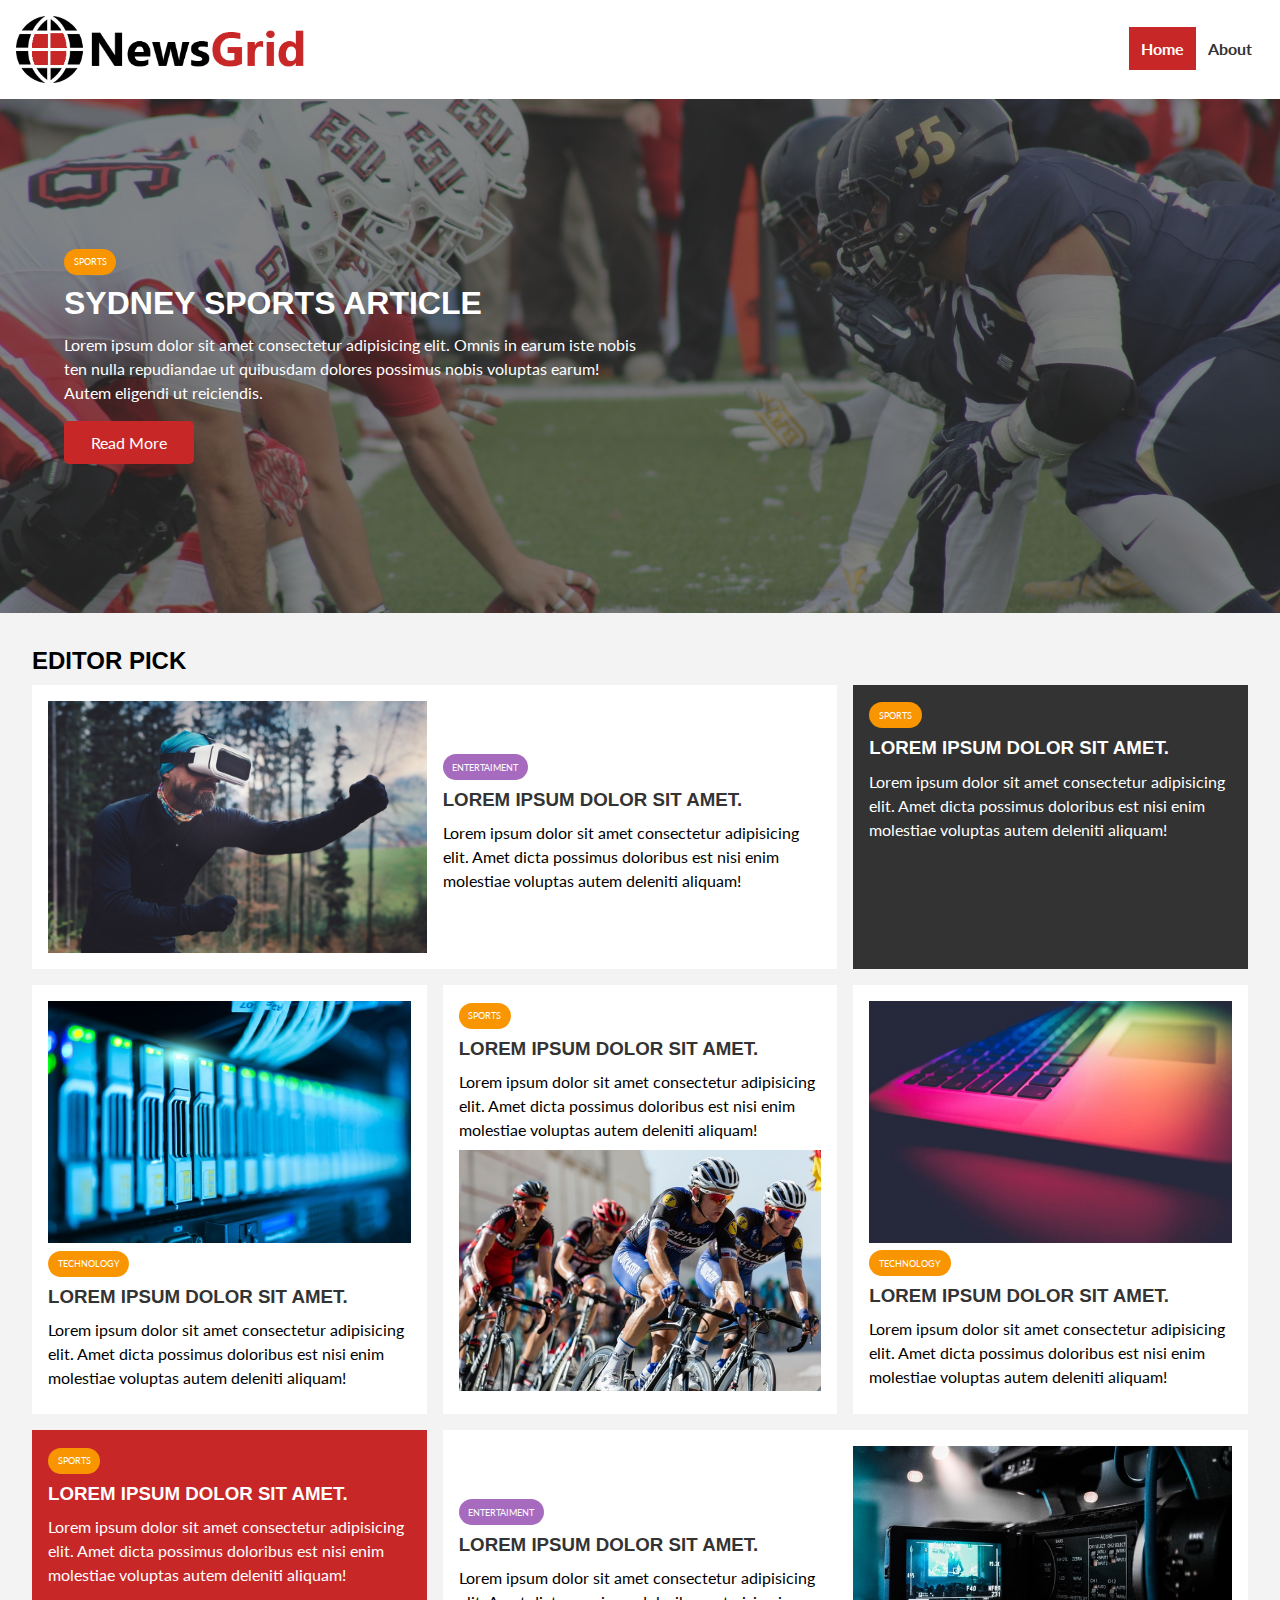
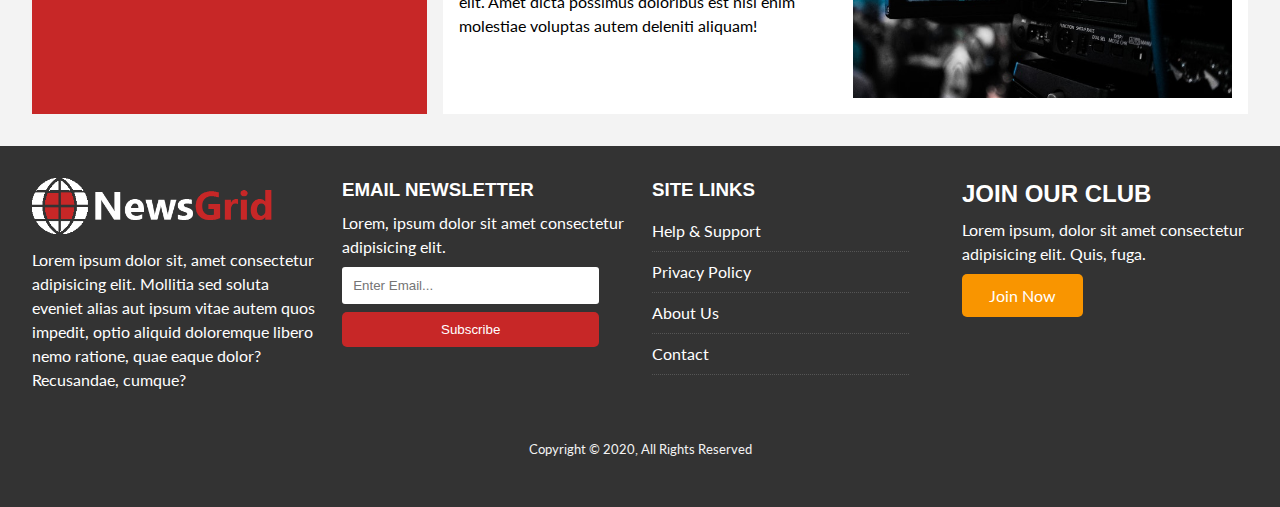
<file: index.html>
<!DOCTYPE html>
<html lang="en">
<head>
    <meta charset="UTF-8">
    <meta name="viewport" content="width=device-width, initial-scale=1.0">
    <meta http-equiv="X-UA-Compatible" content="ie=edge">
    <link rel="stylesheet" href="https://use.fontawesome.com/releases/v5.6.3/css/all.css" integrity="sha384-UHRtZLI+pbxtHCWp1t77Bi1L4ZtiqrqD80Kn4Z8NTSRyMA2Fd33n5dQ8lWUE00s/" crossorigin="anonymous">
    <link href="https://fonts.googleapis.com/css2?family=Lato:wght@300;400;700&family=Staatliches&display=swap" rel="stylesheet">
    <link rel="stylesheet" href="css/style.css">
    <link rel="stylesheet" media="screen and (max-width: 768px") href="css/mobile.css">
    <link rel="shortcut icon" type="image/x-icon" href="favicon.ico">
    <title>NewsGrid | Latest News </title>
</head>
<body>
    <!-- Navigation -->
    <nav id="main-nav">
        <div class="container">
            <img src="img/logo.png" alt="NewsGrid" class="logo">
            <div class="social">
                <a href="http://facebook.com" target="_blank"><i class="fab fa-facebook fa-2x"></i></a>
                <a href="http://twitter.com" target="_blank"><i class="fab fa-twitter fa-2x"></i></a>
                <a href="http://instagram.com" target="_blank"><i class="fab fa-instagram fa-2x"></i></a>
                <a href="http://fa-youtube.com" target="_blank"><i class="fab fa-youtube fa-2x"></i></a>
            </div>
            <ul>
                <li><a href="index.html" class="current">Home</a></li>
                <li><a href="about.html">About</a></li>
            </ul>
        </div>
    </nav>

    <!-- Showcase -->
    <header id="showcase">
        <div class="container">
            <div class="showcase-container">
                <div class="showcase-content">
                    <div class="category category-sports">
                        Sports
                    </div>
                    <h1>Sydney Sports Article</h1>
                    <p>Lorem ipsum dolor sit amet consectetur adipisicing elit. Omnis in earum iste nobis ten nulla repudiandae ut quibusdam dolores possimus nobis voluptas earum! Autem eligendi ut reiciendis.</p>
                    <a href="article.html" class="btn btn-primary">Read More</a>
                </div>
            </div>
        </div>
    </header>

    <!-- Home Articles-->
    <section id="home-articles" class="py-2">
        <div class="container">
            <h2>Editor Pick</h2>
            <div class="articles-container">
                <article class="card">
                    <img src="img/articles/ent1.jpg" alt="article-pic">
                    <div>
                        <div class="category category-ent">Entertaiment</div>
                        <h3>
                            <a href="article.html">Lorem ipsum dolor sit amet.</a>
                        </h3>
                        <p>Lorem ipsum dolor sit amet consectetur adipisicing elit. Amet dicta possimus doloribus est nisi enim molestiae voluptas autem deleniti aliquam!</p>
                    </div>
                </article>
                <article class="card bg-dark ">
                    <div class="category category-sports">Sports</div>
                    <h3>
                        <a href="article.html">Lorem ipsum dolor sit amet.</a>
                    </h3>   
                    <p>Lorem ipsum dolor sit amet consectetur adipisicing elit. Amet dicta possimus doloribus est nisi enim molestiae voluptas autem deleniti aliquam!</p>    
                </article>
                <article class="card">
                    <img src="img/articles/tech1.jpg" alt="tech-pics">
                    <div class="category category-sports">Technology</div>
                    <h3>
                        <a href="article.html">Lorem ipsum dolor sit amet.</a>
                    </h3>   
                    <p>Lorem ipsum dolor sit amet consectetur adipisicing elit. Amet dicta possimus doloribus est nisi enim molestiae voluptas autem deleniti aliquam!</p>    
                </article>
                <article class="card">
                    <div class="category category-sports">Sports</div>
                    <h3>
                        <a href="article.html">Lorem ipsum dolor sit amet.</a>
                    </h3>   
                    <p>Lorem ipsum dolor sit amet consectetur adipisicing elit. Amet dicta possimus doloribus est nisi enim molestiae voluptas autem deleniti aliquam!</p>    
                    <img src="img/articles/sports1.jpg" alt="tech-pics">
                </article>
                <article class="card">
                    <img src="img/articles/tech2.jpg" alt="tech-pics">
                    <div class="category category-sports">Technology</div>
                    <h3>
                        <a href="article.html">Lorem ipsum dolor sit amet.</a>
                    </h3>   
                    <p>Lorem ipsum dolor sit amet consectetur adipisicing elit. Amet dicta possimus doloribus est nisi enim molestiae voluptas autem deleniti aliquam!</p>    
                </article>
                <article class="card bg-primary">
                    <div class="category category-sports">Sports</div>
                    <h3>
                        <a href="article.html">Lorem ipsum dolor sit amet.</a>
                    </h3>   
                    <p>Lorem ipsum dolor sit amet consectetur adipisicing elit. Amet dicta possimus doloribus est nisi enim molestiae voluptas autem deleniti aliquam!</p>    
                </article>
                <article class="card">
                    <div>
                        <div class="category category-ent">Entertaiment</div>
                        <h3>
                            <a href="article.html">Lorem ipsum dolor sit amet.</a>
                        </h3>
                        <p>Lorem ipsum dolor sit amet consectetur adipisicing elit. Amet dicta possimus doloribus est nisi enim molestiae voluptas autem deleniti aliquam!</p>
                    </div>
                    <img src="img/articles/ent2.jpg" alt="article-pic">
                </article>
            </div>
        </div>
    </section>

    <!-- Footer-->
    <footer id="main-footer" class="py-2">
        <div class="container footer-container">
            <div>
                <img src="img/logo_light.png" alt="NewsGrid">
                <p>Lorem ipsum dolor sit, amet consectetur adipisicing elit. Mollitia sed soluta eveniet alias aut ipsum vitae autem quos impedit, optio aliquid doloremque libero nemo ratione, quae eaque dolor? Recusandae, cumque?</p>
            </div>
            <div>
                <h3>Email Newsletter</h3>
                <p>Lorem, ipsum dolor sit amet consectetur adipisicing elit.</p>
                <form>
                    <input type="email" placeholder="Enter Email...">
                    <input type="submit" value="Subscribe" class="btn btn-primary">
                </form>
            </div>
            <div>
                <h3>Site links</h3>
                <ul class="list">
                  <li><a href="#">Help & Support</a></li>
                  <li><a href="#">Privacy Policy</a></li>
                  <li><a href="#">About Us</a></li>
                  <li><a href="#">Contact</a></li>
                </ul>
            </div>
            <div>
                <h2>Join Our Club</h2>
                <p>Lorem ipsum, dolor sit amet consectetur adipisicing elit. Quis, fuga.</p>
                <a href="#" class="btn btn-secondary">Join Now</a>
            </div>
            <div>
                <p>
                  Copyright &copy; 2020, All Rights Reserved
                </p>
            </div>
        </div>
    </footer>
</body>
</html>
</file>
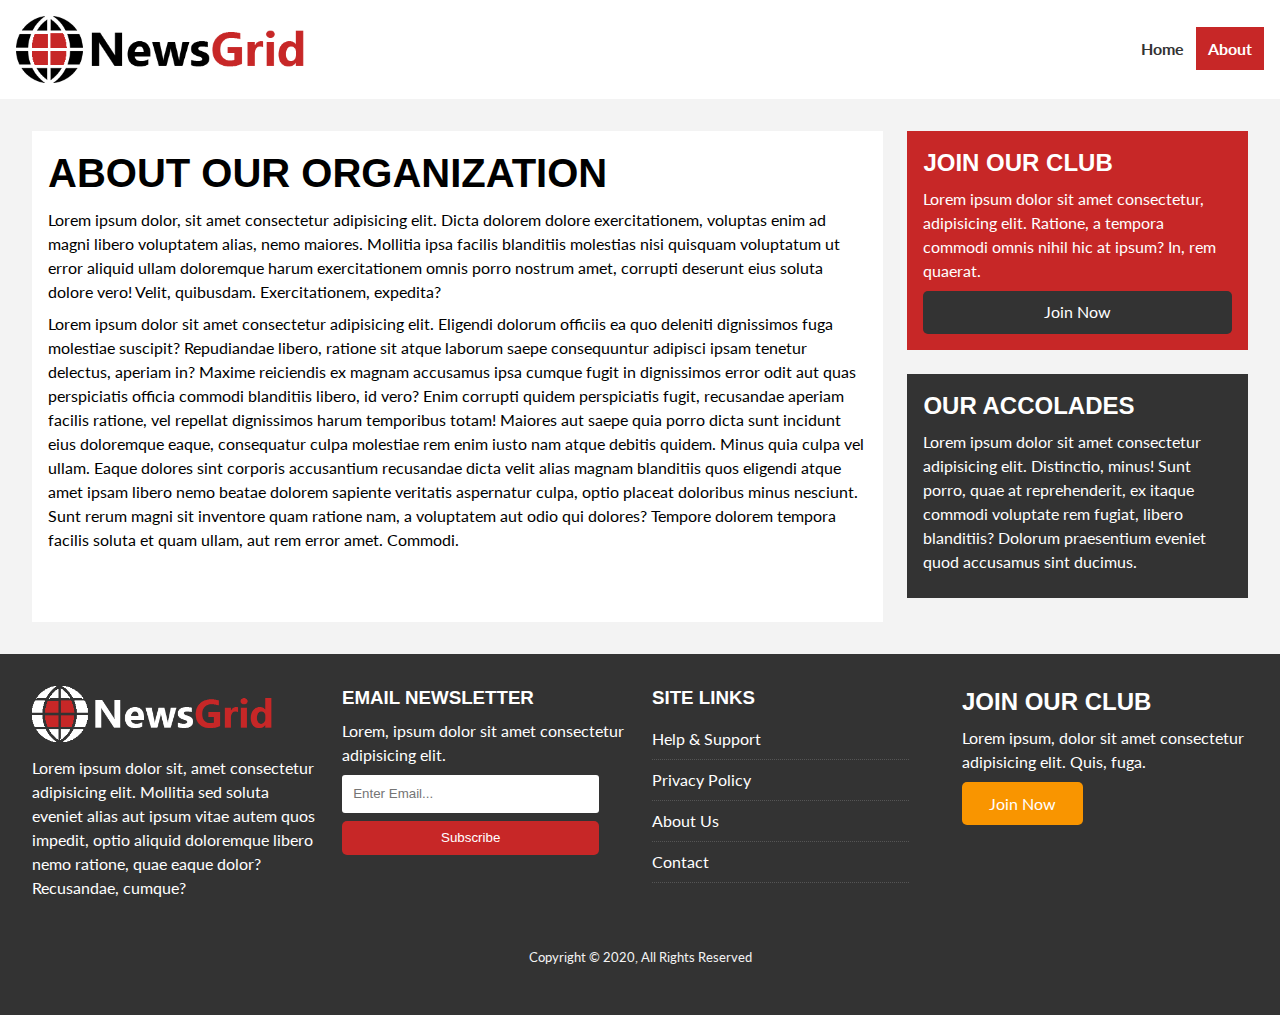
<file: about.html>
<!DOCTYPE html>
<html lang="en">
<head>
    <meta charset="UTF-8">
    <meta name="viewport" content="width=device-width, initial-scale=1.0">
    <meta http-equiv="X-UA-Compatible" content="ie=edge">
    <link rel="stylesheet" href="https://use.fontawesome.com/releases/v5.6.3/css/all.css" integrity="sha384-UHRtZLI+pbxtHCWp1t77Bi1L4ZtiqrqD80Kn4Z8NTSRyMA2Fd33n5dQ8lWUE00s/" crossorigin="anonymous">
    <link href="https://fonts.googleapis.com/css2?family=Lato:wght@300;400;700&family=Staatliches&display=swap" rel="stylesheet">
    <link rel="stylesheet" href="css/style.css">
    <link rel="stylesheet" media="screen and (max-width: 768px") href="css/mobile.css">
    <link rel="shortcut icon" type="image/x-icon" href="favicon.ico">
    <title>NewsGrid | About </title>
</head>
<body>
    <!-- Navigation-->
    <nav id="main-nav">
        <div class="container">
            <img src="img/logo.png" alt="NewsGrid" class="logo">
            <div class="social">
                <a href="http://facebook.com" target="_blank"><i class="fab fa-facebook fa-2x"></i></a>
                <a href="http://twitter.com" target="_blank"><i class="fab fa-twitter fa-2x"></i></a>
                <a href="http://instagram.com" target="_blank"><i class="fab fa-instagram fa-2x"></i></a>
                <a href="http://fa-youtube.com" target="_blank"><i class="fab fa-youtube fa-2x"></i></a>
            </div>
            <ul>
                <li><a href="index.html">Home</a></li>
                <li><a href="about.html" class="current">About</a></li>
            </ul>
        </div>
    </nav>

    <!-- About -->
    <section id="about">
        <div class="container">
            <div class="page-container">
                <article class="card">
                    <h1 class="l-heading">About Our Organization</h1>
                    <p>Lorem ipsum dolor, sit amet consectetur adipisicing elit. Dicta dolorem dolore exercitationem, voluptas enim ad magni libero voluptatem alias, nemo maiores. Mollitia ipsa facilis blanditiis molestias nisi quisquam voluptatum ut error aliquid ullam doloremque harum exercitationem omnis porro nostrum amet, corrupti deserunt eius soluta dolore vero! Velit, quibusdam. Exercitationem, expedita?</p>
                    <p>Lorem ipsum dolor sit amet consectetur adipisicing elit. Eligendi dolorum officiis ea quo deleniti dignissimos fuga molestiae suscipit? Repudiandae libero, ratione sit atque laborum saepe consequuntur adipisci ipsam tenetur delectus, aperiam in? Maxime reiciendis ex magnam accusamus ipsa cumque fugit in dignissimos error odit aut quas perspiciatis officia commodi blanditiis libero, id vero? Enim corrupti quidem perspiciatis fugit, recusandae aperiam facilis ratione, vel repellat dignissimos harum temporibus totam! Maiores aut saepe quia porro dicta sunt incidunt eius doloremque eaque, consequatur culpa molestiae rem enim iusto nam atque debitis quidem. Minus quia culpa vel ullam. Eaque dolores sint corporis accusantium recusandae dicta velit alias magnam blanditiis quos eligendi atque amet ipsam libero nemo beatae dolorem sapiente veritatis aspernatur culpa, optio placeat doloribus minus nesciunt. Sunt rerum magni sit inventore quam ratione nam, a voluptatem aut odio qui dolores? Tempore dolorem tempora facilis soluta et quam ullam, aut rem error amet. Commodi.</p>
                </article>
                <aside class="card bg-primary">
                   <h2>Join Our club</h2>
                   <p>Lorem ipsum dolor sit amet consectetur, adipisicing elit. Ratione, a tempora commodi omnis nihil hic at ipsum? In, rem quaerat.</p>
                   <a href="#" class="btn btn-dark btn-block">Join Now</a>
                </aside>
                <aside class="card bg-dark">
                    <h2>Our Accolades</h2>
                    <p>Lorem ipsum dolor sit amet consectetur adipisicing elit. Distinctio, minus! Sunt porro, quae at reprehenderit, ex itaque commodi voluptate rem fugiat, libero blanditiis? Dolorum praesentium eveniet quod accusamus sint ducimus.</p>
                 </aside>
    
            </div>
        </div>
    </section>
    

    <!-- Footer-->
    <footer id="main-footer" class="py-2">
        <div class="container footer-container">
            <div>
                <img src="img/logo_light.png" alt="NewsGrid">
                <p>Lorem ipsum dolor sit, amet consectetur adipisicing elit. Mollitia sed soluta eveniet alias aut ipsum vitae autem quos impedit, optio aliquid doloremque libero nemo ratione, quae eaque dolor? Recusandae, cumque?</p>
            </div>
            <div>
                <h3>Email Newsletter</h3>
                <p>Lorem, ipsum dolor sit amet consectetur adipisicing elit.</p>
                <form>
                    <input type="email" placeholder="Enter Email...">
                    <input type="submit" value="Subscribe" class="btn btn-primary">
                </form>
            </div>
            <div>
                <h3>Site links</h3>
                <ul class="list">
                  <li><a href="#">Help & Support</a></li>
                  <li><a href="#">Privacy Policy</a></li>
                  <li><a href="#">About Us</a></li>
                  <li><a href="#">Contact</a></li>
                </ul>
            </div>
            <div>
                <h2>Join Our Club</h2>
                <p>Lorem ipsum, dolor sit amet consectetur adipisicing elit. Quis, fuga.</p>
                <a href="#" class="btn btn-secondary">Join Now</a>
            </div>
            <div>
                <p>
                  Copyright &copy; 2020, All Rights Reserved
                </p>
            </div>
        </div>
    </footer>
</body>
</html>
</file>
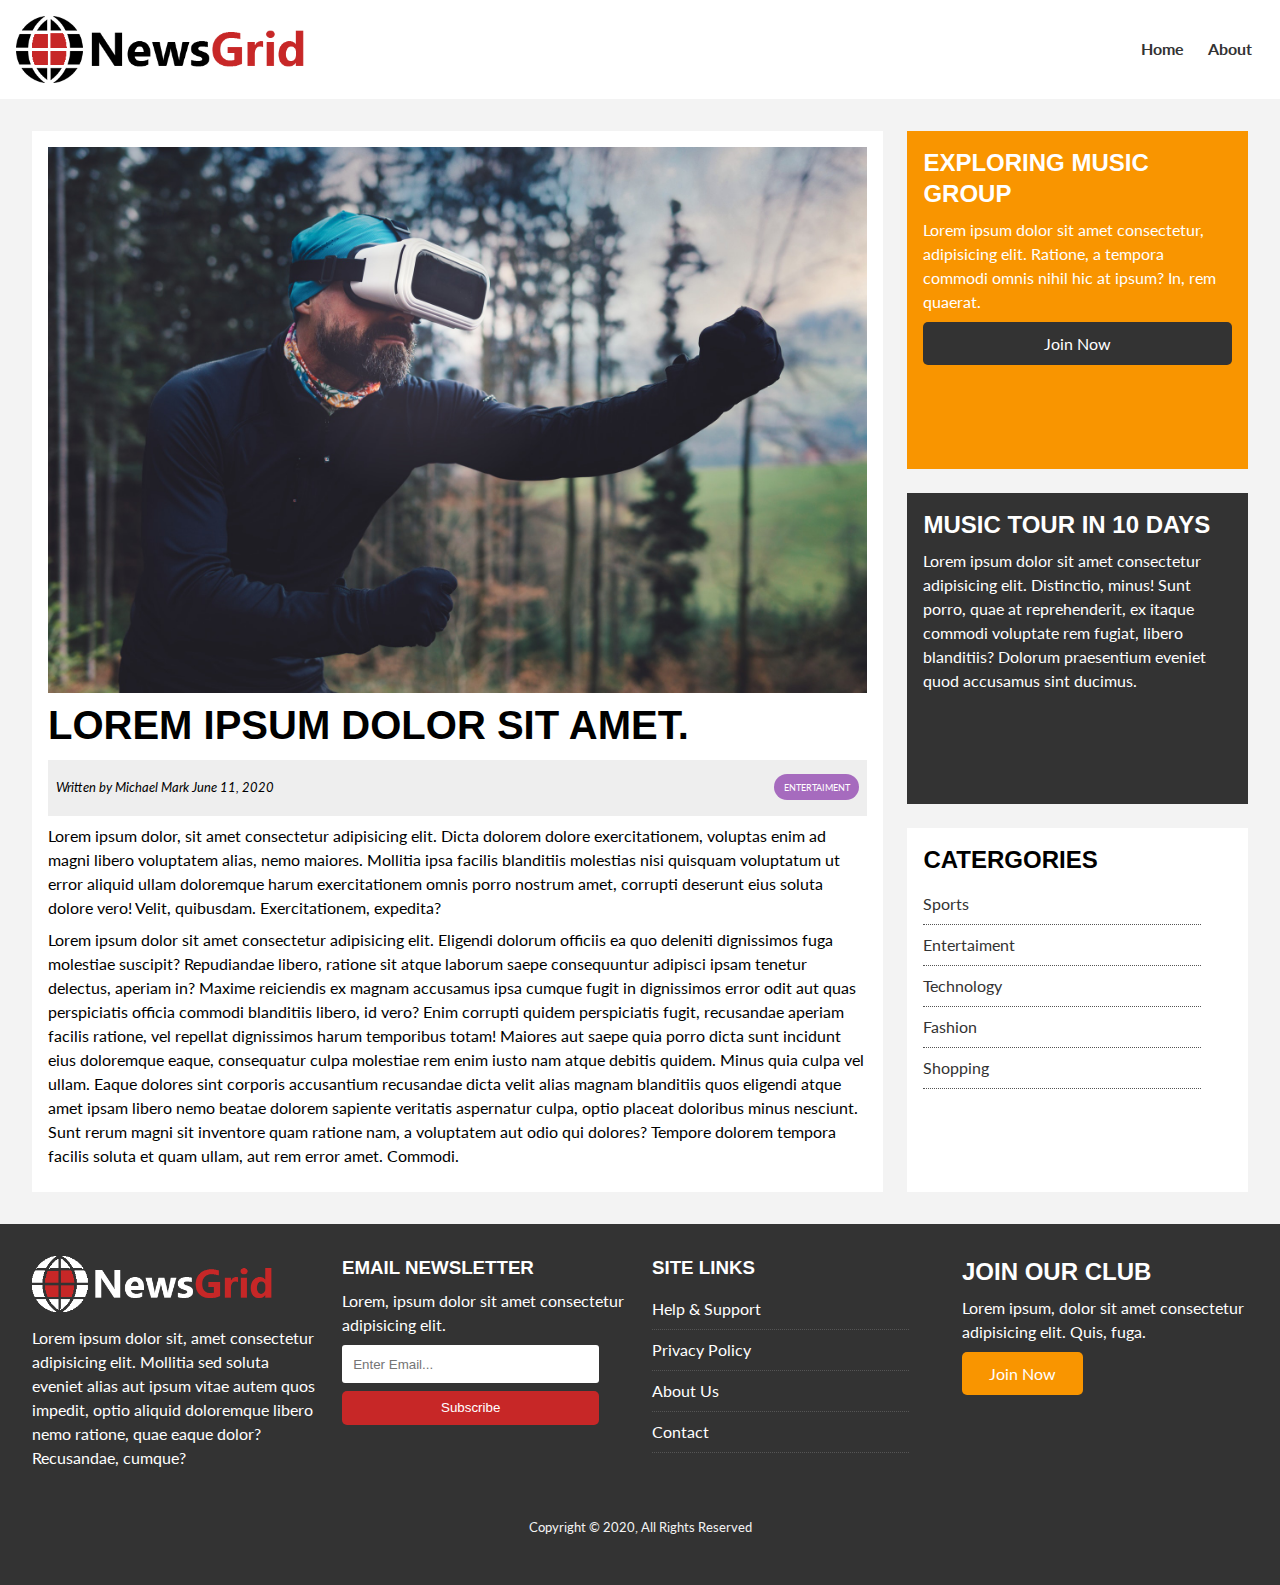
<file: article.html>
<!DOCTYPE html>
<html lang="en">
<head>
    <meta charset="UTF-8">
    <meta name="viewport" content="width=device-width, initial-scale=1.0">
    <meta http-equiv="X-UA-Compatible" content="ie=edge">
    <link rel="stylesheet" href="https://use.fontawesome.com/releases/v5.6.3/css/all.css" integrity="sha384-UHRtZLI+pbxtHCWp1t77Bi1L4ZtiqrqD80Kn4Z8NTSRyMA2Fd33n5dQ8lWUE00s/" crossorigin="anonymous">
    <link href="https://fonts.googleapis.com/css2?family=Lato:wght@300;400;700&family=Staatliches&display=swap" rel="stylesheet">
    <link rel="stylesheet" href="css/style.css">
    <link rel="stylesheet" media="screen and (max-width: 768px") href="css/mobile.css">
    <link rel="shortcut icon" type="image/x-icon" href="favicon.ico">
    <title>NewsGrid | Latest News </title>
</head>
<body>
    <!-- Navigation-->
    <nav id="main-nav">
        <div class="container">
            <img src="img/logo.png" alt="NewsGrid" class="logo">
            <div class="social">
                <a href="http://facebook.com" target="_blank"><i class="fab fa-facebook fa-2x"></i></a>
                <a href="http://twitter.com" target="_blank"><i class="fab fa-twitter fa-2x"></i></a>
                <a href="http://instagram.com" target="_blank"><i class="fab fa-instagram fa-2x"></i></a>
                <a href="http://fa-youtube.com" target="_blank"><i class="fab fa-youtube fa-2x"></i></a>
            </div>
            <ul>
                <li><a href="index.html">Home</a></li>
                <li><a href="about.html">About</a></li>
            </ul>
        </div>
    </nav>

    <!-- Article -->
    <section id="article">
        <div class="container">
            <div class="page-container">
                <article class="card">
                    <img src="img/articles/ent1.jpg" alt="articles">
                    <h1 class="l-heading">Lorem ipsum dolor sit amet.</h1>
                    <div class="meta">
                        <small>
                            <i class="fas fa-user"> Written by Michael Mark June 11, 2020</i>
                        </small>
                        <div class="category category-ent">Entertaiment</div>
                    </div>
                    <p>Lorem ipsum dolor, sit amet consectetur adipisicing elit. Dicta dolorem dolore exercitationem, voluptas enim ad magni libero voluptatem alias, nemo maiores. Mollitia ipsa facilis blanditiis molestias nisi quisquam voluptatum ut error aliquid ullam doloremque harum exercitationem omnis porro nostrum amet, corrupti deserunt eius soluta dolore vero! Velit, quibusdam. Exercitationem, expedita?</p>
                    <p>Lorem ipsum dolor sit amet consectetur adipisicing elit. Eligendi dolorum officiis ea quo deleniti dignissimos fuga molestiae suscipit? Repudiandae libero, ratione sit atque laborum saepe consequuntur adipisci ipsam tenetur delectus, aperiam in? Maxime reiciendis ex magnam accusamus ipsa cumque fugit in dignissimos error odit aut quas perspiciatis officia commodi blanditiis libero, id vero? Enim corrupti quidem perspiciatis fugit, recusandae aperiam facilis ratione, vel repellat dignissimos harum temporibus totam! Maiores aut saepe quia porro dicta sunt incidunt eius doloremque eaque, consequatur culpa molestiae rem enim iusto nam atque debitis quidem. Minus quia culpa vel ullam. Eaque dolores sint corporis accusantium recusandae dicta velit alias magnam blanditiis quos eligendi atque amet ipsam libero nemo beatae dolorem sapiente veritatis aspernatur culpa, optio placeat doloribus minus nesciunt. Sunt rerum magni sit inventore quam ratione nam, a voluptatem aut odio qui dolores? Tempore dolorem tempora facilis soluta et quam ullam, aut rem error amet. Commodi.</p>
                </article>
                <aside class="card bg-secondary">
                   <h2>Exploring Music Group</h2>
                   <p>Lorem ipsum dolor sit amet consectetur, adipisicing elit. Ratione, a tempora commodi omnis nihil hic at ipsum? In, rem quaerat.</p>
                   <a href="#" class="btn btn-dark btn-block">Join Now</a>
                </aside>
                <aside class="card bg-dark">
                    <h2>Music Tour in 10 Days</h2>
                    <p>Lorem ipsum dolor sit amet consectetur adipisicing elit. Distinctio, minus! Sunt porro, quae at reprehenderit, ex itaque commodi voluptate rem fugiat, libero blanditiis? Dolorum praesentium eveniet quod accusamus sint ducimus.</p>
                 </aside>
                 <aside id="category" class="card">
                     <h2>Catergories</h2>
                     <ul class="list">
                         <li><a href="#"><i class="fas fa-chevron-right"></i> Sports</a></li>
                         <li><a href="#"><i class="fas fa-chevron-right"></i> Entertaiment</a></li>
                         <li><a href="#"><i class="fas fa-chevron-right"></i> Technology</a></li>
                         <li><a href="#"><i class="fas fa-chevron-right"></i> Fashion</a></li>
                         <li><a href="#"><i class="fas fa-chevron-right"></i> Shopping</a></li>
                     </ul>
                 </aside>
    
            </div>
        </div>
    </section>
    

    <!-- Footer-->
    <footer id="main-footer" class="py-2">
        <div class="container footer-container">
            <div>
                <img src="img/logo_light.png" alt="NewsGrid">
                <p>Lorem ipsum dolor sit, amet consectetur adipisicing elit. Mollitia sed soluta eveniet alias aut ipsum vitae autem quos impedit, optio aliquid doloremque libero nemo ratione, quae eaque dolor? Recusandae, cumque?</p>
            </div>
            <div>
                <h3>Email Newsletter</h3>
                <p>Lorem, ipsum dolor sit amet consectetur adipisicing elit.</p>
                <form>
                    <input type="email" placeholder="Enter Email...">
                    <input type="submit" value="Subscribe" class="btn btn-primary">
                </form>
            </div>
            <div>
                <h3>Site links</h3>
                <ul class="list">
                  <li><a href="#">Help & Support</a></li>
                  <li><a href="#">Privacy Policy</a></li>
                  <li><a href="#">About Us</a></li>
                  <li><a href="#">Contact</a></li>
                </ul>
            </div>
            <div>
                <h2>Join Our Club</h2>
                <p>Lorem ipsum, dolor sit amet consectetur adipisicing elit. Quis, fuga.</p>
                <a href="#" class="btn btn-secondary">Join Now</a>
            </div>
            <div>
                <p>
                  Copyright &copy; 2020, All Rights Reserved
                </p>
            </div>
        </div>
    </footer>
</body>
</html>
</file>
<file: css/style.css>
:root {
    --primary-color: #c72727;
    --primary-color-2: #923434;
    --secondary-color: #f99500;
    --light-color: #f3f3f3;
    --dark-color: #333;
    --dark-color-2: #444;
    --white-color: #fff;
    --max-width: 110rem
}

.category {
    --sports-color: #f99500;
    --ent-color: #a66bbe;
    --tech-color: #009cff;
}

* {
    margin: 0;
    padding: 0;
    box-sizing: border-box;
}

body {
    font-family: 'Lato', sans-serif;
    line-height: 1.5;
    background: var(--light-color);
}

a {
    color: var(--dark-color);
    text-decoration: none;
}

ul { list-style: none; }

p {
    margin: .5rem 0;
}

img { width: 100%; }

h1, h2, h3, h4, h5, h6 {
    font-family: Arial, Helvetica, sans-serif;
    margin-bottom: .55rem;
    line-height: 1.3;
    text-transform: uppercase;
}

/* Utility */
.container {
    max-width: var(--max-width);
    margin: auto;
    padding: 0 2rem;
    overflow: hidden;
}

.category {
    display: inline-block;
    color: var(--white-color);
    font-size: .55rem;
    text-transform: uppercase;
    border-radius: 1.5rem;
    padding: .4rem .6rem;
    margin-bottom: .5rem;
}

.category-sports { background: var(--sports-color); }
.category-ent { background: var(--ent-color);}
.category-tech { background: var(--tech-color);}

.btn {
    display: inline-block;
    border: none;
    background: var(--dark-color);
    color: var(--white-color);
    padding: .6rem 1.7rem;
    border-radius: 5px;
    transition: all .4s;
}

.btn-light { background: var(--light-color); }
.btn-primary { background: var(--primary-color); }
.btn-secondary { background: var(--secondary-color); }

.btn-block {
    display: block;
    width: 100%;
    text-align: center;
}

.btn:hover {
    opacity: .7;
}

.card {
    background: var(--white-color);
    padding: 1rem;
}

.bg-dark {
    background: var(--dark-color);
    color: var(--white-color);
}

.bg-primary {
    background: var(--primary-color);
    color: var(--white-color);
}

.bg-secondary {
    background: var(--secondary-color);
    color: var(--white-color);
}


.bg-dark h1,
.bg-dark h2,
.bg-dark h3,
.bg-dark a ,
.bg-primary h1,
.bg-primary h2,
.bg-primary h3,
.bg-primary a,
.bg-secondary h1,
.bg-secondary h2,
.bg-secondary h3,
.bg-secondary a {
   color: var(--white-color);
}

.py-1 { padding: 1.5rem 0; }
.py-2 { padding: 2rem 0; }
.py-3 { padding: 3rem 0; }
.p-1 { padding: 1.5rem; }
.p-2 { padding: 2rem; }
.p-3 { padding: 3rem; }

.l-heading { font-size: 2.5rem; }

.list li {
    padding: .5rem 0;
    border-bottom: #555 dotted 1px;
    width: 90%;
    transition: color .4s;
}

.list li a:hover {
    color: var(--primary-color) !important; /*he used important but i used #main-footer*/
}

/* Inner Page grid container */
.page-container {
   display: grid;
   grid-template-columns: 5fr 2fr;
   margin: 2rem 0;
   grid-gap: 1.5rem;
}

.page-container > *:first-child {
    grid-row: 1 / span 3;
}

/* Navigation */
#main-nav {
    background: var(--white-color);
    position: sticky;
    top: 0;
    z-index: 2;
}

#main-nav .container {
    display: grid;
    grid-template-columns: 6fr 3fr 2fr;
    padding: 1rem;
    align-items: center;
}

#main-nav .logo {
    width: 18rem;
}

#main-nav ul {
    justify-self: end;
    display: flex;
}

#main-nav ul li a {
    padding: .75rem;
    font-weight: bold;
}

#main-nav ul li a.current {
    background: var(--primary-color);
    color: var(--white-color);
}

#main-nav ul li a:hover {
    background: var(--light-color);
    color: var(--dark-color);
}

#main-nav .social {
    justify-self: center;
}

#main-nav .social i {
    color: #777;
    margin-right: 1rem;
    transition: all .3s;
}

#main-nav .social i:hover {
    color: var(--primary-color-2);
}

/*** Showcase ***/
#showcase {
    color: var(--white-color);
    background: var(--dark-color);
    padding: 2rem;
    position: relative;
   
}

#showcase::before {
    content: '';
    background: url('../img/featured.jpg') no-repeat center center/cover;
    position: absolute;
    top: 0;
    left: 0;
    width: 100%;
    height: 100%;
    opacity: 0.4;
}

#showcase .showcase-container {
    display: grid;
    grid-template-columns: repeat(2, 1fr);
    justify-content: center;
    align-items: center;
    height: 50vh;
}

#showcase .showcase-content {
    z-index: 1;
}

#showcase .showcase-content p {
    margin-bottom: 1rem;
}

/** Home Articles **/
#home-articles .articles-container {
    display: grid;
    grid-template-columns: repeat(3, 1fr);
    grid-gap: 1rem;
}

#home-articles .articles-container > *:first-child,
#home-articles .articles-container > *:last-child {    
    grid-column: 1 / span 2;

    display: grid;
    grid-template-columns: repeat(2, 1fr);
    grid-gap: 1rem;
    align-items: center;
}

#home-articles .articles-container > *:last-child {
    grid-column: 2 / span 2;
}

#article .meta {
   display: flex;
   justify-content: space-between;
   align-items: center;
   background: #eee;
   padding: .5rem;
}

#article .meta .category {
    margin-top: .4rem;
}


/* Footer */
#main-footer {
    background: var(--dark-color);
    color: var(--white-color);
}

#main-footer img {
    width: 15rem;
}

#main-footer a {
    color: var(--white);
}

#main-footer .footer-container {
    display: grid;
    grid-template-columns: repeat(4, 1fr);
    grid-gap: 1.5rem;
}

#main-footer .footer-container > *:last-child {
    /* background: var(--dark-color-2); */
    color: var(--light-color);
    text-align: center;
    padding: .5rem;
    grid-column: 1 / span 4;
    font-size: .8rem;
}

#main-footer .footer-container input[type='email'] {
    width: 90%;
    padding: .7rem;
    margin-bottom: .5rem;
    outline: none;
    border-radius: 3px;
    border: none;
}

#main-footer .footer-container input[type='submit'] {
    width: 90%;
    outline: none;
}
</file>
<file: css/mobile.css>
/* Navigation */
#main-nav .social {
    display: none;
}

#main-nav .container {
    grid-template-columns: 1fr;
    grid-gap: 1.2rem;
}

#main-nav ul, 
#main-nav .logo {
    justify-self: center;
}

#main-nav ul li a {
    padding: .5rem;
}

#home-articles .articles-container {
    grid-template-columns: repeat(2, 1fr);
}

#home-articles .articles-container > *:first-child,
#home-articles .articles-container > *:last-child {
   grid-template-columns: 1fr;
   grid-column: 1;
}  


/* for Smaller devices */
@media (max-width: 600px) {
    /* stack Grid Items */
    #showcase .showcase-container,
    #home-articles .articles-container,
    #main-footer .footer-container {
        grid-template-columns: 1fr;
    }

    #main-footer .footer-container > *:last-child {
        grid-column: 1;
    }

    #main-footer .footer-container > *:nth-child(1),
    #main-footer .footer-container > *:nth-child(2) {
        border-bottom: #444 dotted 1px;
        padding-bottom: 1rem;
    }
    
    .page-container {
        grid-template-columns: 1fr;
        text-align: center;
    }
    
    .page-container > *:first-child {
        grid-row: 1;
    }

    .l-heading {
        font-size: 1.5rem;
    }

}
</file>
